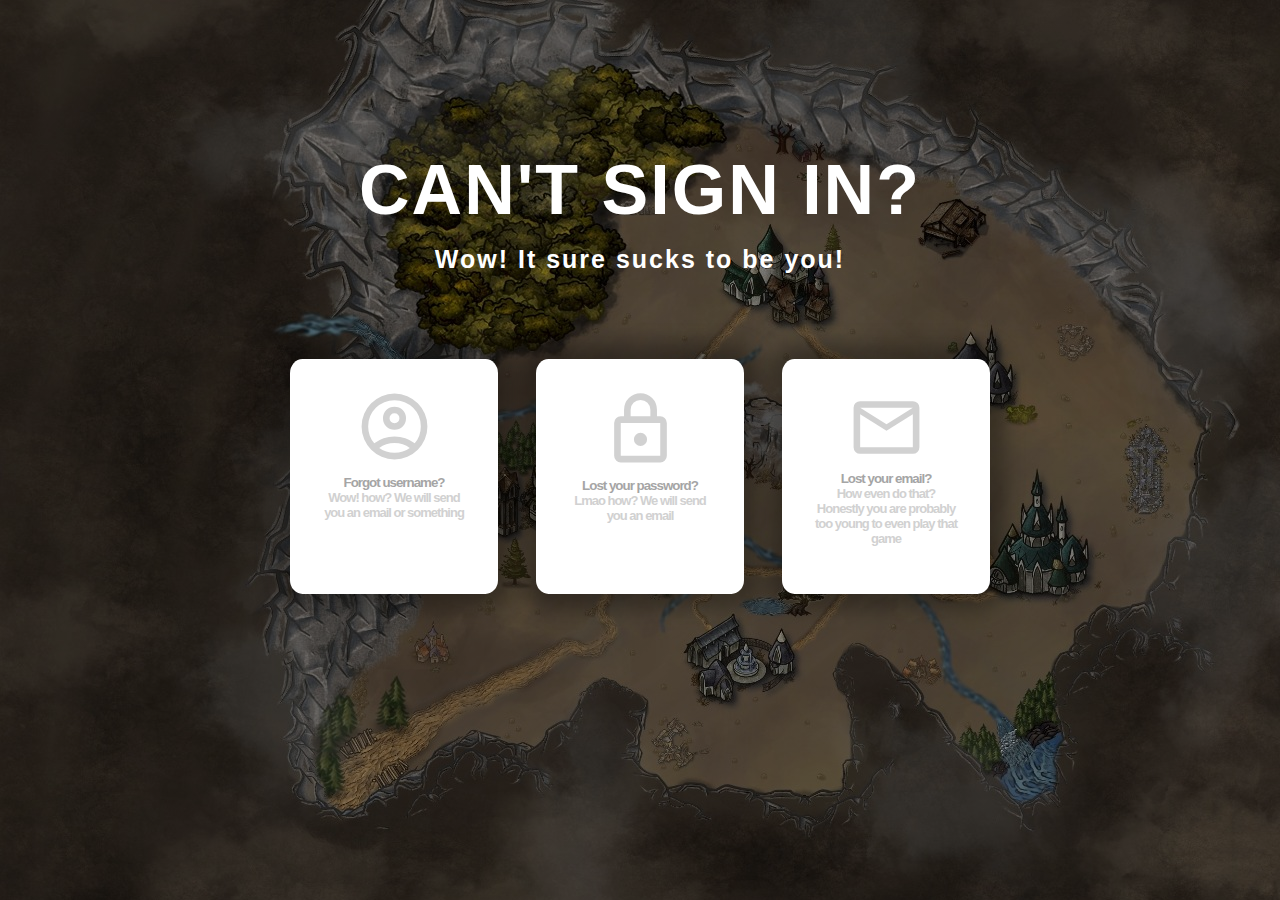
<file: Teme/Tema1/can'tSignIn.html>
<!DOCTYPE html>
<html lang="en">

<head>
    <meta charset="UTF-8">
    <meta name="viewport" content="width=device-width, initial-scale=1.0">
    <title>Can't sign in Form</title>
    <link rel="stylesheet" type="text/css" href="can'tSignInStyle.css">
</head>

<body>
    <div class="fail-sign-in">
        <div class="upperDiv">
            <span class="title">CAN'T SIGN IN?</span>
            <span class="subtitle">Wow! It sure sucks to be you!</span>
        </div>

        <div class="lowerDiv">
            <button class="username">
                <section>
                    <div>
                        <img src="asets/om.svg" alt="My Happy SVG" class="icon1" />
                    </div>
    
                    <div class="description1">
                        <div class="question">Forgot username?</div>
                        <div class="description">Wow! how? We will send you an email or something</div>
                    </div>
                </section>
            </button>

            <button class="password">
                <section>
                    <div>
                        <img src="asets/lock.svg" alt="My Happy SVG" class="icon2" />
                    </div>
    
                    <div class="description2">
                        <div class="question">Lost your password?</div>
                        <div class="description">Lmao how? We will send you an email</div>
                    </div>
                </section>
            </button>

            <button class="email">

                <section>
                    <div>
                        <img src="asets/plic.svg" alt="My Happy SVG" class="icon3" />
                    </div>
    
                    <div class="description3">
                        <div class="question">Lost your email?</div>
                        <div class="description">How even do that?</div>
                        <div class="description">Honestly you are probably too young to even play that game </div>
                    </div>
                </section>
            </button>
        </div>

    </div>
</body>

</html>
</file>
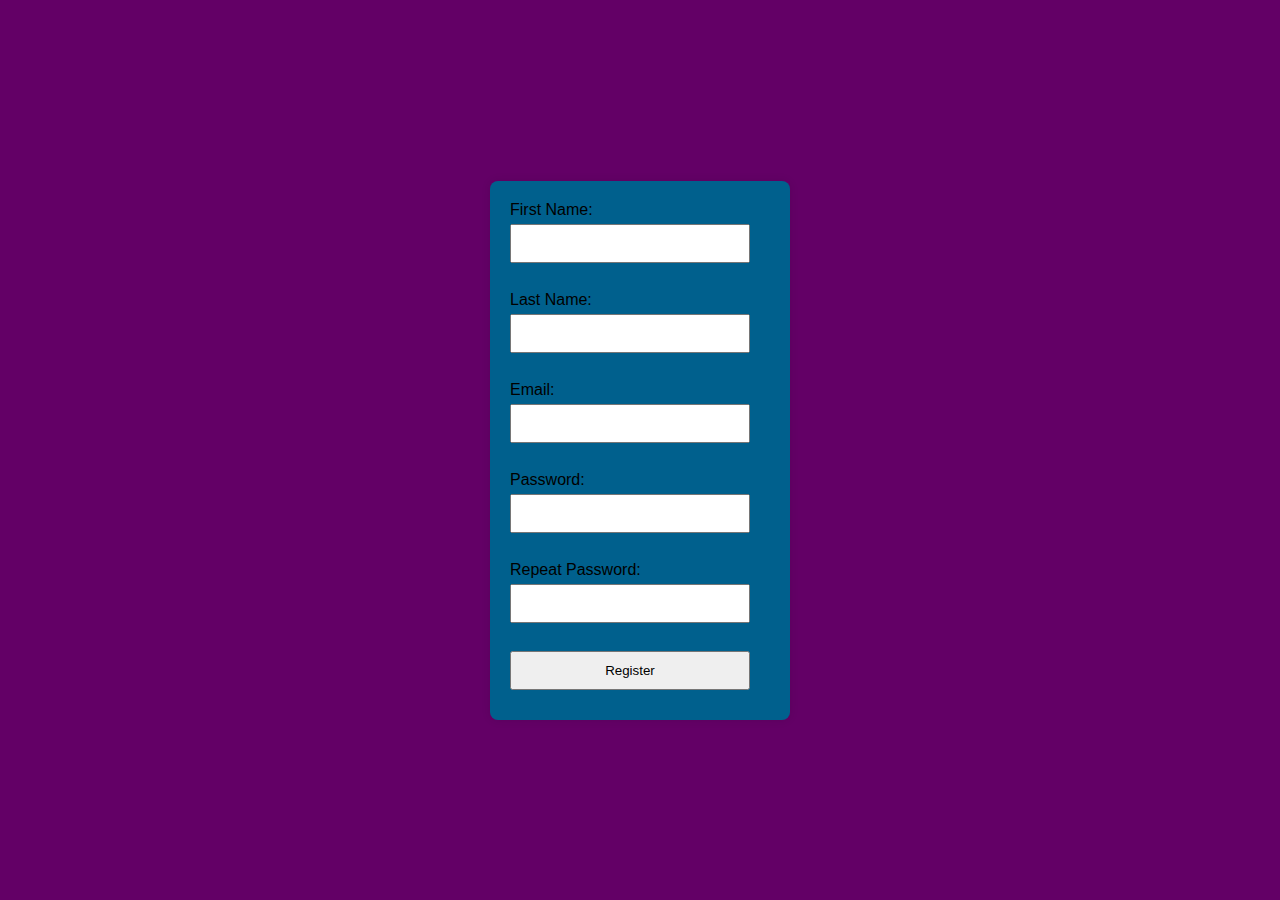
<file: Teme/Tema2 Ex 2/validare.html>
<!DOCTYPE html>
<html lang="en">

<head>
  <meta charset="UTF-8">
  <meta name="viewport" content="width=device-width, initial-scale=1.0">
  <title>Validare Formular Utilizatori</title>
  <link rel="stylesheet" href="validare.css">
</head>

<body>

  <form id="registrationForm">
    <label for="firstName">First Name:</label>
    <input type="text" id="firstName" name="firstName" required>
    <span id="firstNameError" class="error-message"></span><br><br>

    <label for="lastName">Last Name:</label>
    <input type="text" id="lastName" name="lastName" required>
    <span id="lastNameError" class="error-message"></span><br><br>

    <label for="email">Email:</label>
    <input type="email" id="email" name="email" required>
    <span id="emailError" class="error-message"></span><br><br>

    <label for="password">Password:</label>
    <input type="password" id="password" name="password" required>
    <span id="passwordError" class="error-message"></span><br><br>

    <label for="confirmPassword">Repeat Password:</label>
    <input type="password" id="confirmPassword" name="confirmPassword" required>
    <span id="confirmPasswordError" class="error-message"></span><br><br>

    <input type="submit" value="Register" required>
  </form>

  <script src="validare.js"></script>
</body>

</html>
</file>
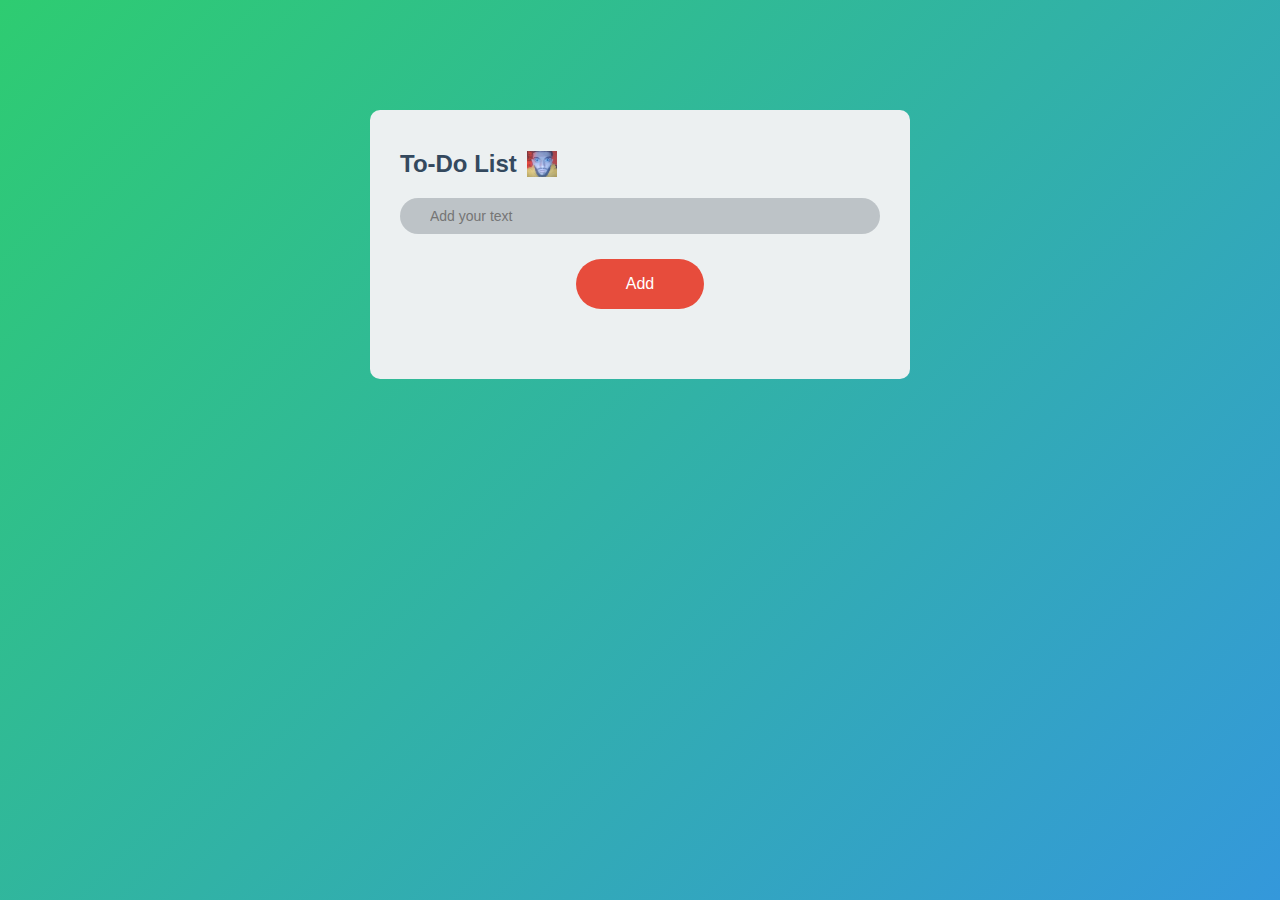
<file: Teme/Tema2 Ex 3/CheckList.html>
<!DOCTYPE html>
<html lang="en">

<head>
    <meta charset="UTF-8">
    <meta name="viewport" content="width=device-width, initial-scale=1.0">
    <link rel="stylesheet" href="CheckList.css" />
    <title>Document</title>
</head>

<body>
    <div class="container">
        <div class="todo-app">
            <h2>To-Do List <img src="images/wakeup.webp"></h2>
            <div class="row">
                <input type="text" id="input-box" placeholder="Add your text">
            </div>
            <button onclick="AddTask()">Add</button>
            <ul id="list-container">
                <!--<li class="checked">Task 1</li>
                <li>Task 2</li>
                <li>Task 3</li>-->
            </ul>
        </div>
    </div>
    <script src="CheckList.js"></script>
</body>

</html>
</file>
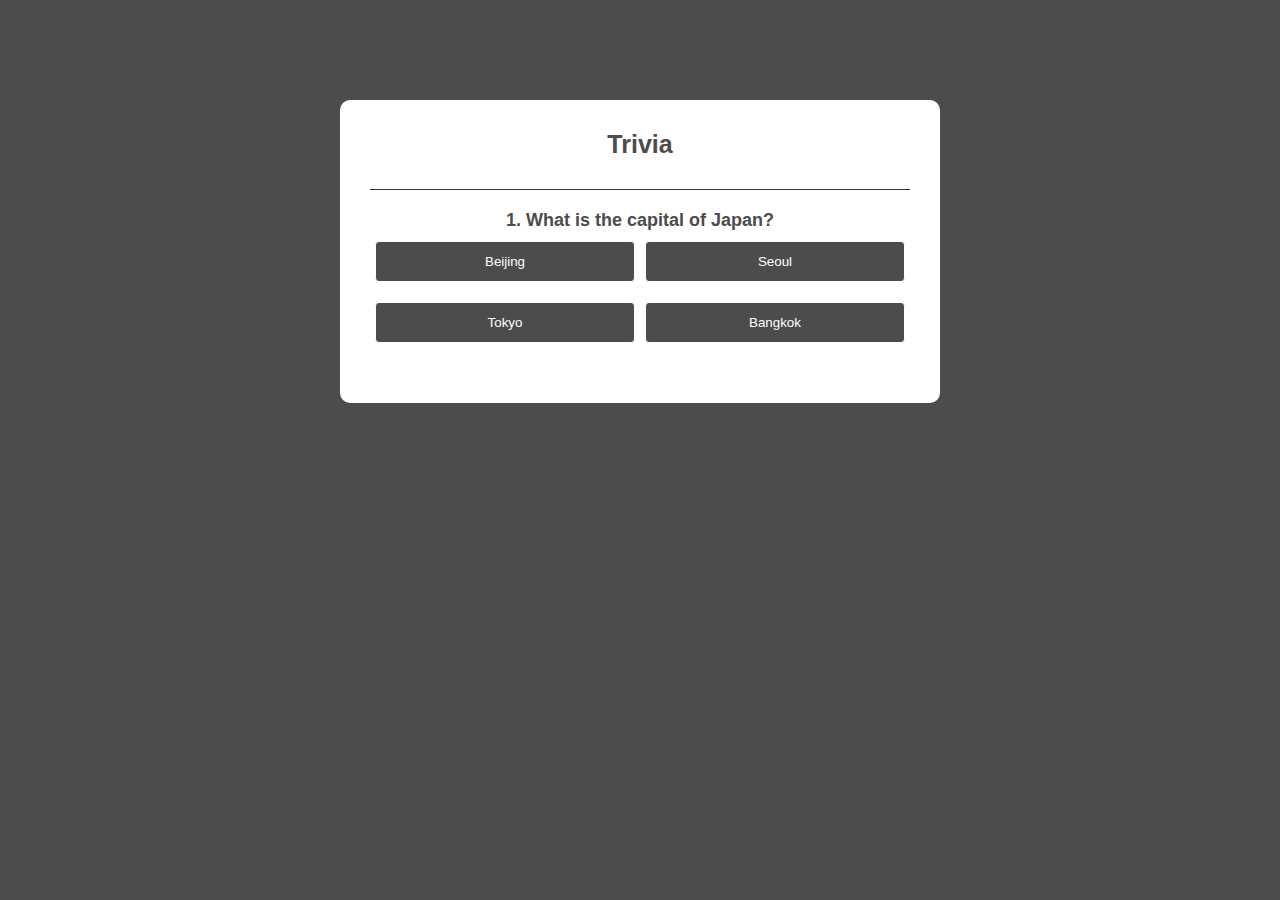
<file: Teme/Tema3 Ex 2/Trivia.html>
<!DOCTYPE html>
<html>
<head>
    <title>Trivia App</title>
    <link rel="stylesheet" href="Trivia.css"/>
</head>
<body>
<div class="app">
    <h1>Trivia</h1>
    <div class="quiz">
        <h2 id="question">Questions</h2>
        <div id="answer-buttons">
            <button class="btn">Answer 1</button>
            <button class="btn">Answer 2</button>
            <button class="btn">Answer 3</button>
            <button class="btn">Answer 4</button>
        </div>
        <button id="next-btn">Next</button>
    </div>
</div>
<script src="Trivia.js"></script>
</body>
</html>
</file>
<file: Teme/Tema2 Ex 2/validare.css>
body {
  background-color: #630066;
  font-family: Arial, sans-serif;
  display: flex;
  justify-content: center;
  align-items: center;
  height: 100vh;
  margin: 0;
}

.left-image,
.right-image {
  max-width: 100px; /* Adjust the maximum width of the images */
  height: auto;
}

.left-image {
  margin-right: 20px; /* Adjust the spacing between the left image and the form */
}

.right-image {
  margin-left: 20px; /* Adjust the spacing between the form and the right image */
}

#registrationForm {
  background-color: #00608d;
  padding: 20px;
  border-radius: 8px;
  box-shadow: 0 0 10px rgba(0, 0, 0, 0.1);
  width: 300px;
  box-sizing: border-box; /* Ensure padding is included in the width */
}

label {
  display: block;
  margin-bottom: 5px;
}

input {
  width: calc(100% - 20px); /* Adjusted to accommodate padding */
  padding: 10px;
  margin-bottom: 10px;
  box-sizing: border-box; /* Ensure padding is included in the width */
}

button {
  background-color: #4caf50;
  color: white;
  padding: 10px 15px;
  border: none;
  cursor: pointer;
}

button:hover {
  background-color: #45a049;
}

.error {
  color: red;
  margin-top: 5px;
}
</file>
<file: Teme/Tema2 Ex 3/CheckList.css>
* {
    margin: 0;
    padding: 0;
    font-family: 'Poppins', sans-serif;
    box-sizing: border-box;
}

.container {
    width: 100%;
    min-height: 100vh;
    background: linear-gradient(135deg, #2ecc71, #3498db);
    padding: 10px;
}

.todo-app {
    width: 100%;
    max-width: 540px;
    background: #ecf0f1;
    margin: 100px auto 20px;
    padding: 40px 30px 70px;
    border-radius: 10px;
}

.todo-app h2 {
    color: #34495e;
    display: flex;
    align-items: center;
    margin-bottom: 20px;
}

.todo-app h2 img {
    width: 30px;
    margin-left: 10px;
}

.row {
    display: flex;
    align-items: center;
    justify-content: space-between;
    background: #bdc3c7;
    border-radius: 30px;
    padding-left: 20px;
    margin-bottom: 25px;
}

input {
    flex: 1;
    border: none;
    outline: none;
    background: transparent;
    padding: 10px;
    font-size: 14px;
    color: #34495e;
}

button {
    border: none;
    outline: none;
    padding: 16px 50px;
    background: #e74c3c;
    color: #fff;
    font-size: 16px;
    cursor: pointer;
    border-radius: 40px;
    display: block;
    margin: 0 auto; /* Center the button horizontally */
}

ul li {
    list-style: none;
    font-size: 17px;
    padding: 12px 8px 12px 50px;
    user-select: none;
    cursor: pointer;
    position: relative;
    color: #fff; /* Change the text color to white */
}

ul li::before {
    content: "";
    position: absolute;
    height: 28px;
    width: 28px;
    border-radius: 50%;
    background-image: url(images/unchecked.png);
    background-size: cover;
    background-position: center;
    top: 12px;
    left: 8px;
}

ul li.checked {
    color: #95a5a6;
    text-decoration: line-through;
}

ul li.checked::before {
    background-image: url(images/checked.png);
}

ul li span {
    position: absolute;
    right: 0;
    top: 5px;
    width: 40px;
    height: 40px;
    font-size: 22px;
    color: #95a5a6;
    line-height: 40px;
    text-align: center;
    border-radius: 50%;
}

ul li span:hover {
    background: #bdc3c7;
}
</file>
<file: Teme/Tema3 Ex 2/Trivia.css>
* {
    margin: 0;
    padding: 0;
    font-family: 'Poppins', sans-serif;
    box-sizing: border-box;
}

body {
    background: #4c4c4c;
}

.app {
    background: #fff;
    width: 90%;
    max-width: 600px;
    margin: 100px auto 0;
    border-radius: 10px;
    padding: 30px;
}

.app h1 {
    font-size: 25px;
    color: #4c4c4c;
    font-weight: 600;
    text-align: center;
    border-bottom: 1px solid #333;
    padding-bottom: 30px;
}

.quiz {
    padding: 20px 0;
    text-align: center;
}

.quiz h2 {
    font-size: 18px;
    color: #4c4c4c;
    font-weight: 600;
}

.btn {
    background: #4c4c4c;
    color: #fff;
    font-weight: 500;
    width: 48%;
    border: 1px solid #fff;
    padding: 12px;
    margin: 10px 1%;
    text-align: center;
    border-radius: 4px;
    cursor: pointer;
    transition: all 0.3s;
    box-sizing: border-box;
}

.btn:hover:not([disabled]) {
    background: #fff;
    color: #4c4c4c;
}

#next-btn {
    background: #4c4c4c;
    color: #fff;
    font-weight: 500;
    width: 100%;
    border: 0;
    padding: 12px;
    margin: 20px 0;
    border-radius: 4px;
    cursor: pointer;
    display: none;
}

.correct {
    background: #9aeabc;
}

.incorrect {
    background: #ff9393;
}

.btn:nth-child(2n) {
    clear: both;
}
</file>
